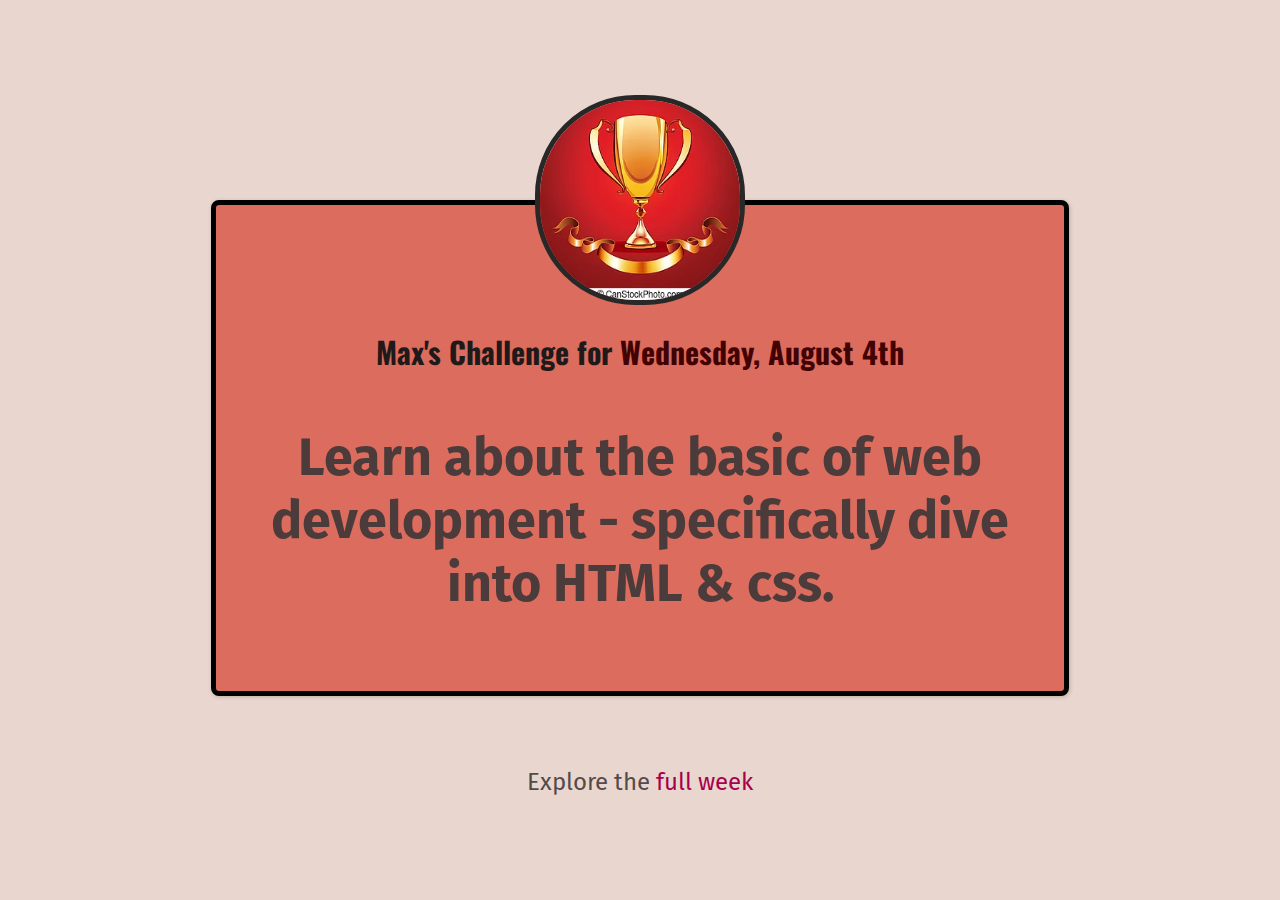
<file: WEBSITE/index.html>
<!DOCTYPE html>
<html>
<head lang="en">
    <meta charset="UTF-8">
    <link rel="preconnect" href="https://fonts.googleapis.com">
<link rel="preconnect" href="https://fonts.gstatic.com" crossorigin>
<link href="https://fonts.googleapis.com/css2?family=Fira+Sans:wght@400;700&family=Oswald:wght@700&display=swap" rel="stylesheet">
<link href="styles/shared.css" rel="stylesheet">    
<link href="styles/daily-challenge.css" rel="stylesheet">
    <title>My Daily task</title>
</head>
<body>



   <main>
    <img src="images/challenges-trophy.png" alt=" A Trophy">
    <h1>Max's Challenge for <span> Wednesday, August 4th</span></h1>
    <p id="todays-challenge">
        Learn about the basic of web development - specifically dive into HTML & css.
    </p>
   </main>
     
  
  
 <footer>
    <p>
        Explore the
         <a href="full-week.html">full week</a>
     </p>
 </footer>
  


</body>
</html>
</file>
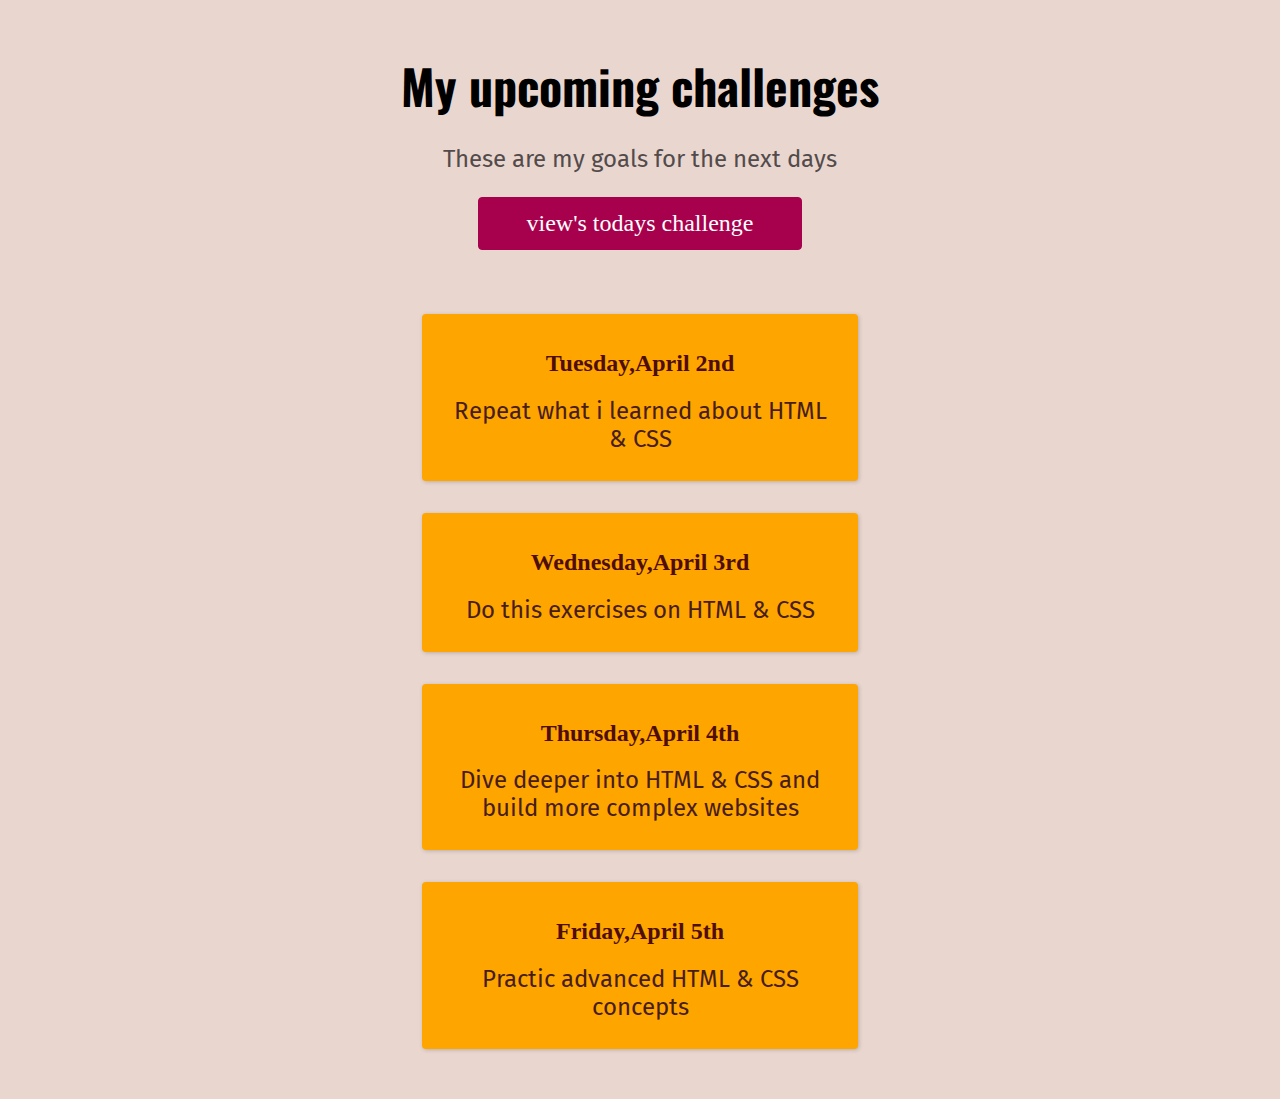
<file: WEBSITE/full-week.html>
<!DOCTYPE html>
<html lang="en">
<head>
    <meta charset="UTF-8">
    <link rel="preconnect" href="https://fonts.googleapis.com">
<link rel="preconnect" href="https://fonts.gstatic.com" crossorigin>
<link href="https://fonts.googleapis.com/css2?family=Fira+Sans:wght@400;700&family=Oswald:wght@700&display=swap" rel="stylesheet">
<link href="styles/shared.css" rel="stylesheet">    
<link href="styles/full-week.css" rel="stylesheet">
    
    <title>my upcoming challenges</title>
</head>
<body>
   <header>
    <h1>My upcoming challenges </h1>
    <p id="description">These are my goals for the next days</p>
    <a href="index.html">view's todays challenge</a>
    

   

   </header>
   <main>
    <ol>
        <li class="highlight-goal"> 
            <h2>Tuesday,April 2nd</h2>
           <p>Repeat what i learned about HTML & CSS</p>
         </li>
         <li class="highlight-goal"> 
            <h2>Wednesday,April 3rd</h2>
            <p>Do this exercises on HTML & CSS</p>
          </li>
          <li class="highlight-goal"> 
            <h2>Thursday,April 4th</h2>
            <p >Dive deeper into HTML & CSS and build more complex websites</p>
          </li>
          <li class="highlight-goal"> 
            <h2>Friday,April 5th</h2>
            <p >Practic advanced HTML & CSS concepts</p>
          </li>
      
    </ol>
   </main>


  
   
    
</body>
</html>
</file>
<file: WEBSITE/styles/shared.css>
body{
    
    text-align: center;
    background-color: rgb( 233,215 , 207);
    color: rgb(83, 75, 75);
    margin: 50px; 
}

h1{
    font-family: 'Oswald', sans-serif;

  
}

p {
    font-family: 'Fira Sans', sans-serif;
    font-size: 24px;
   
}

a{
    color: rgb(167,1,78);
    text-decoration: none;
}

a:hover{
    text-decoration: underline;
    color: blue;
}
</file>
<file: WEBSITE/styles/daily-challenge.css>
main{
    width: 800px;
    margin: 200px auto 72px auto;
    padding: 24px;
    border-radius: 8px;
    background-color: rgb(219,108,94);
    border: 5px solid black;
    box-shadow: 1px 1px 4px rgba(0,0,0, 0.2);
  
}


#todays-challenge{
    color: rgb(75, 59, 59);
    font-weight: bold;
    font-size: 52px;
    
 
}

h1{
    font-size: 30px;
    color: rgb(31, 25, 25);
}

span{
    color: rgb(66,2, 2);
}

img{
    width: 200px;
    height: 200px;
    border-radius: 100px;
    margin-top:  -134px;
    border: 5px solid rgb(40,40,40);
    
}
</file>
<file: WEBSITE/styles/full-week.css>
header{
    margin-bottom: 64px;
}
h1{
    font-size: 48px; 
    color: black;
    margin:  0;
}

#description
{ 
    margin-bottom: 12px 0;
}

/*header p{
    margin-bottom: 32px;
}*/

a{
    padding: 12px 48px;
    background-color: rgb(167, 1  ,78);
    color: white;
    border: 1px solid rgb(167, 1  ,78);
    border-radius: 4px;
    font-size: 24px;
    display: inline-block;
    margin: 0;
    
}
a:hover{
    background-color:rgb(180,12,90);
    text-decoration: none;
    color: white;
}

ol{
  width: 500px;
  margin: 36px auto 0 auto;
  padding:0;
 

    list-style: none;
}
li{
    padding: 16px;
    box-shadow: 1px 1px 4px rgba(0,0,0, 0.2);

    border-radius: 4px;
    background-color: #ffa500 ;
    margin: 32px;


}




h2{
    color: rgb(78,13,5) ;
}

main p{
    margin: 12px;
    color: rgb(71,29,22);
}

.highlight-goal:hover{
 background-color: #d78d03;
}
</file>
